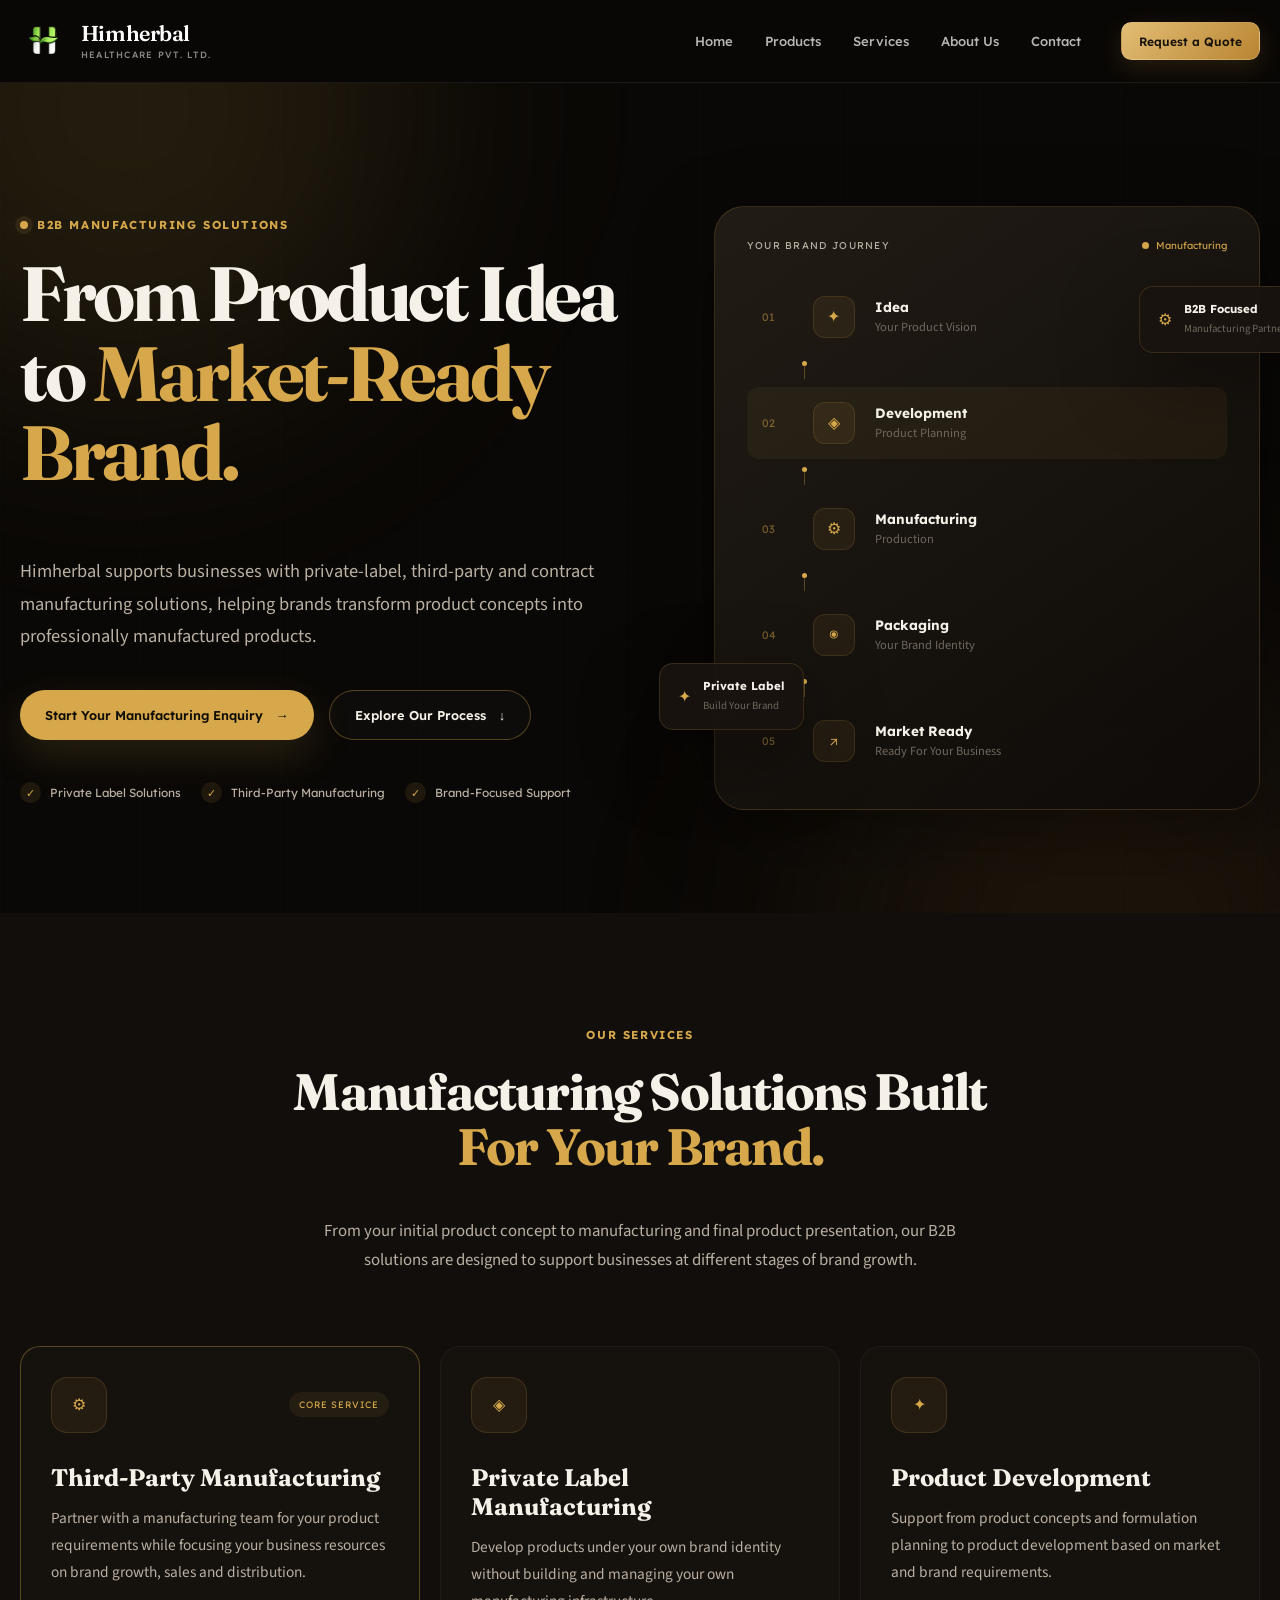
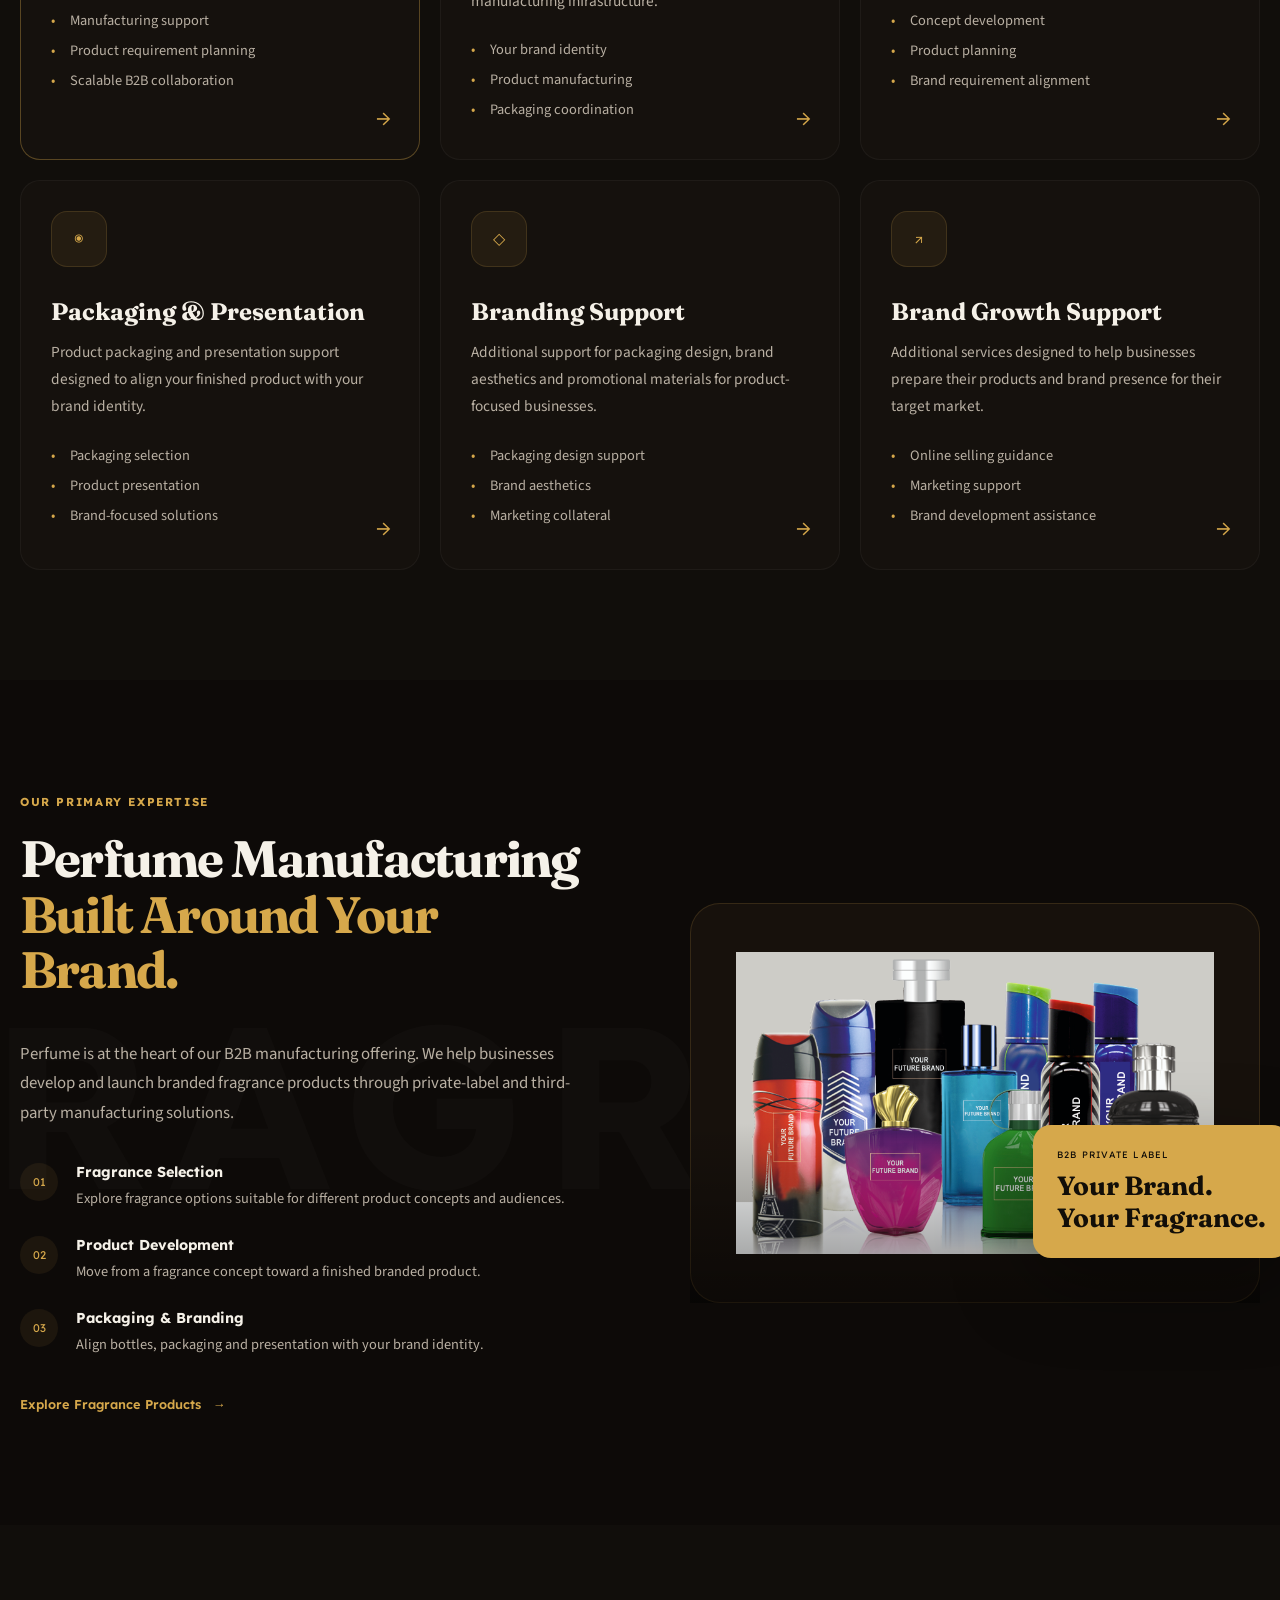
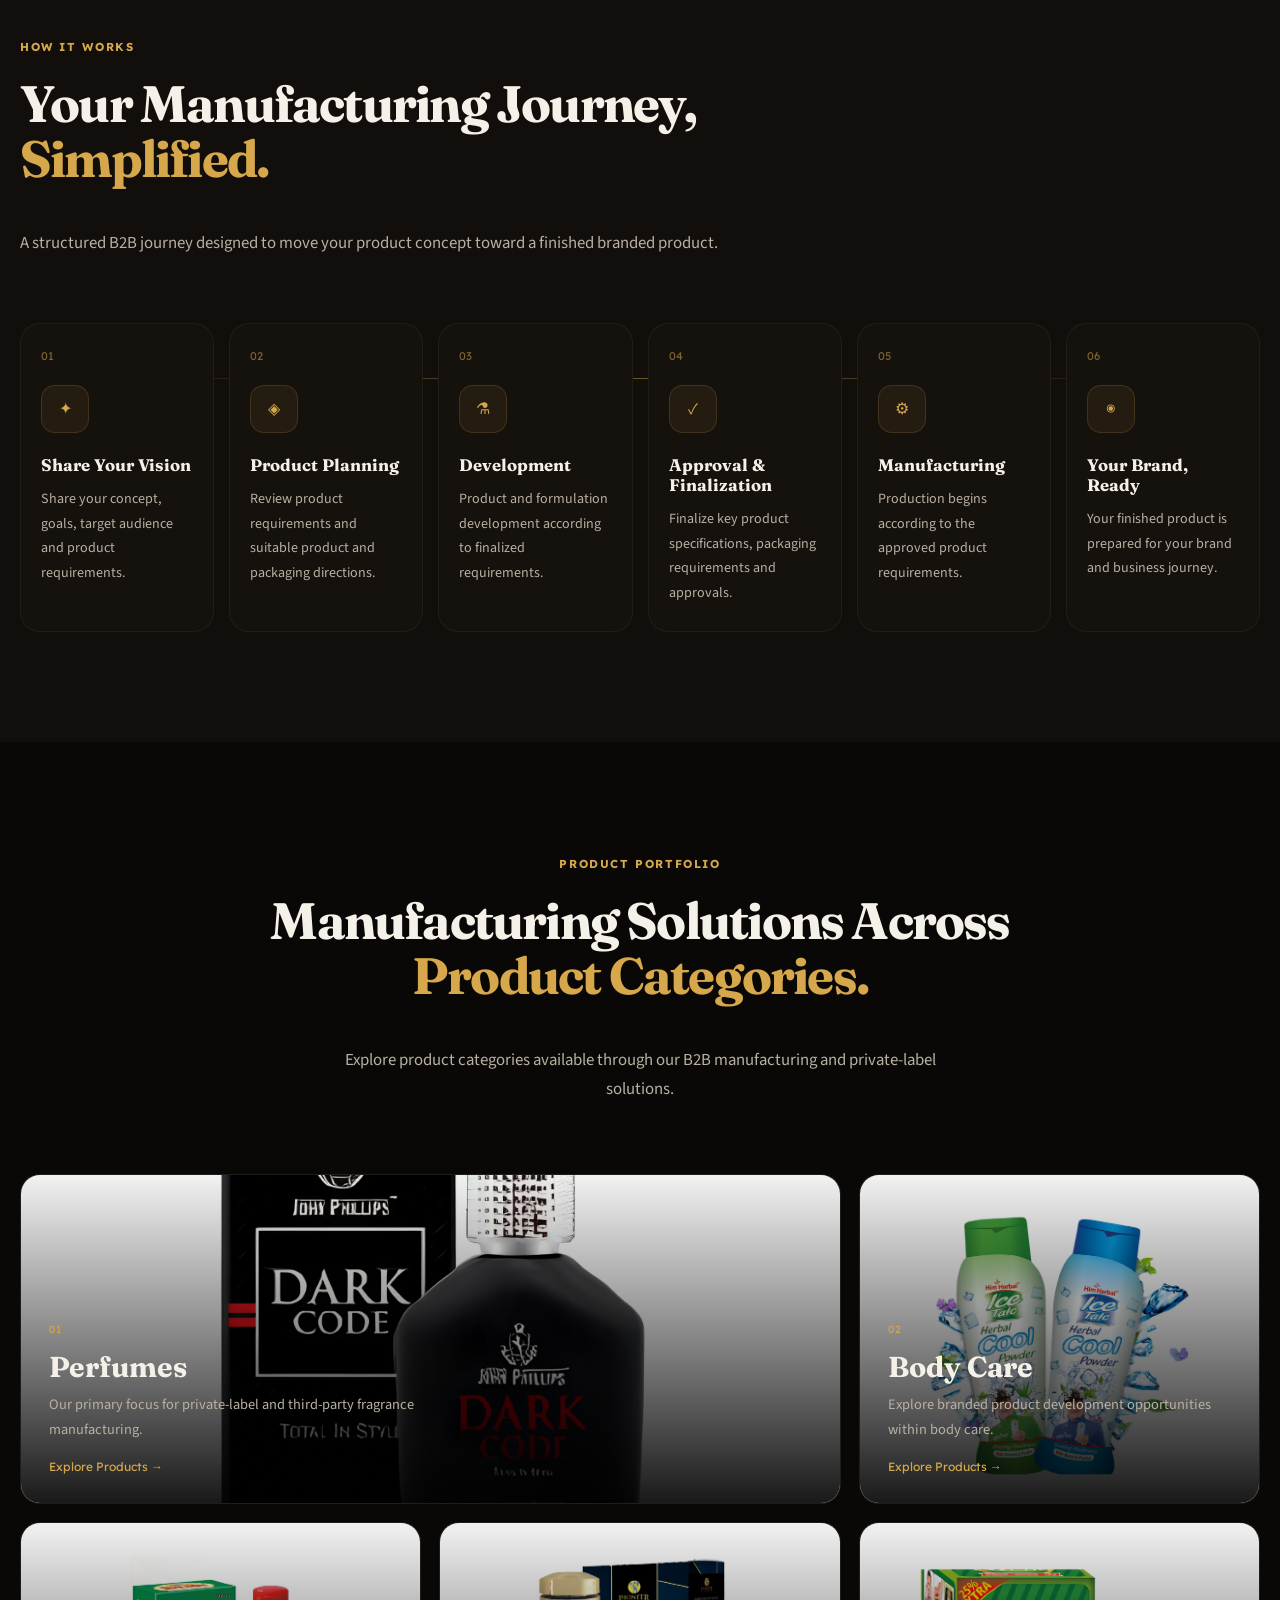
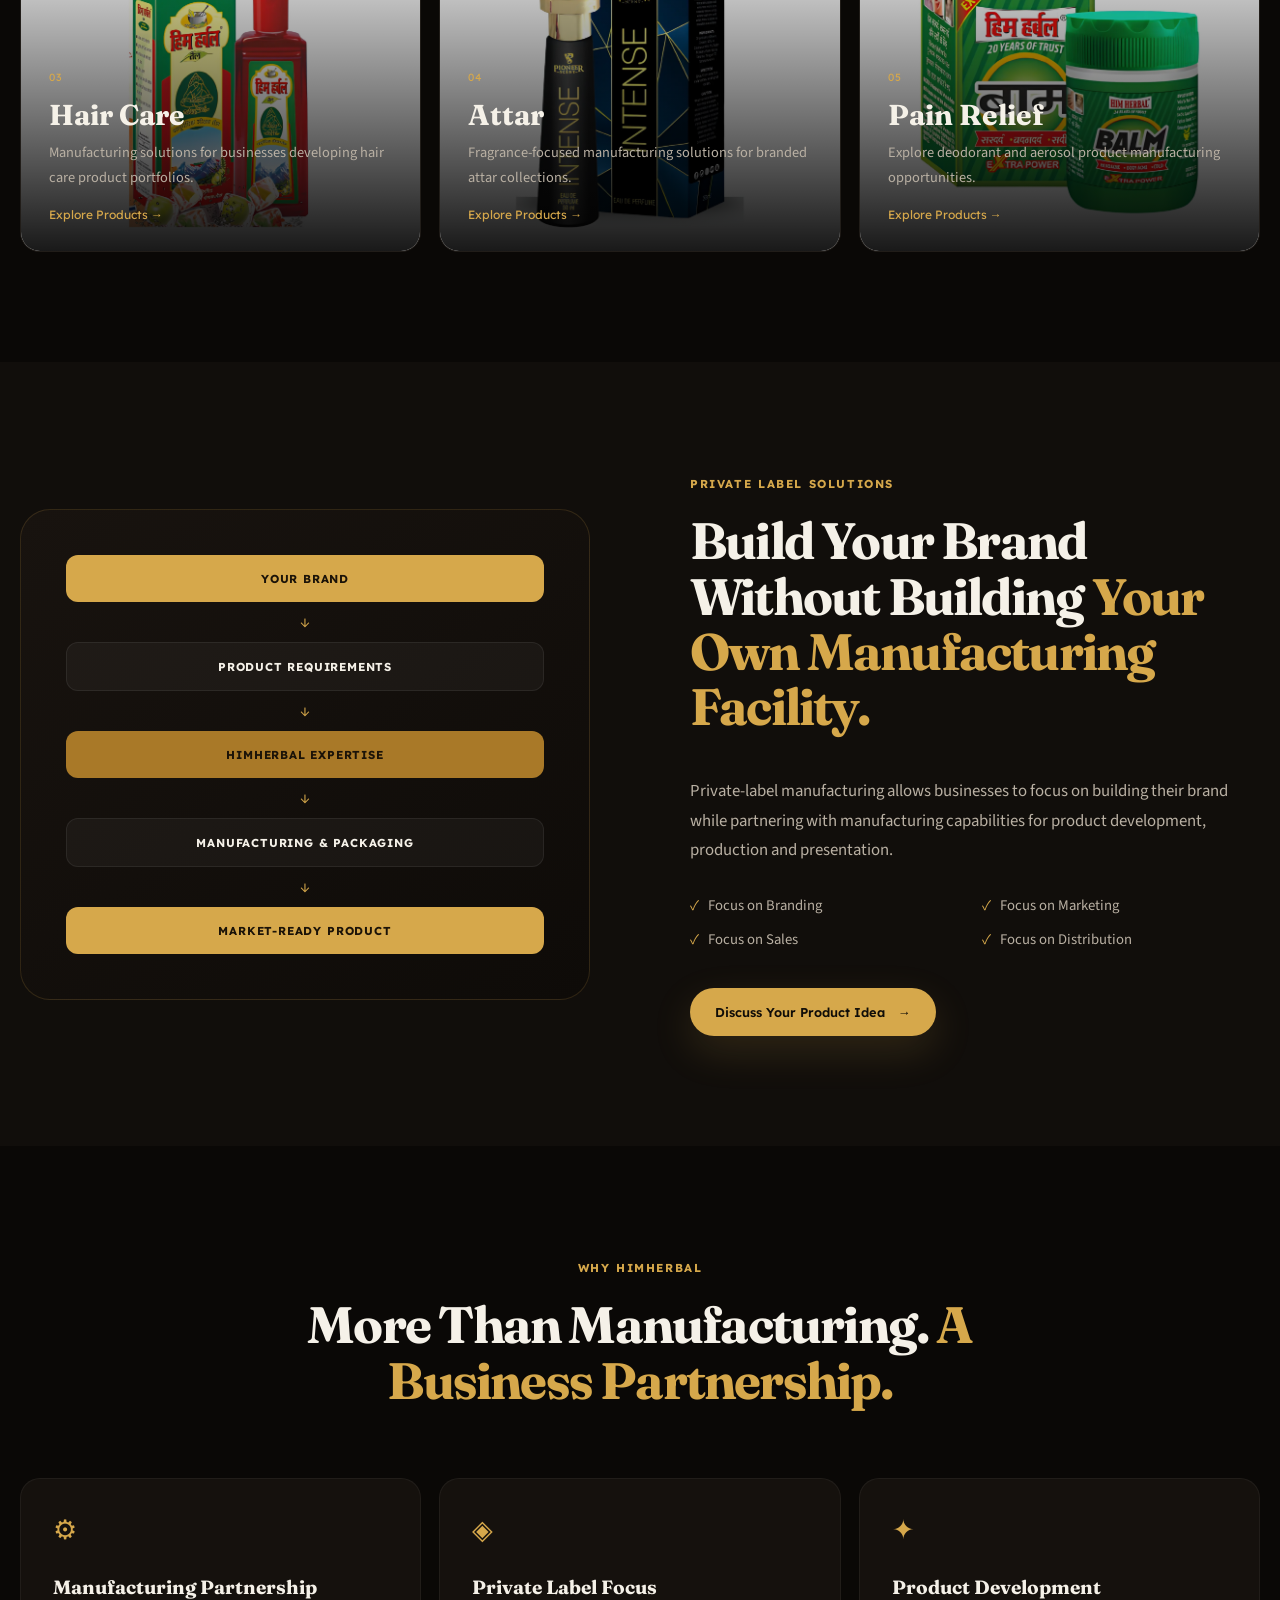
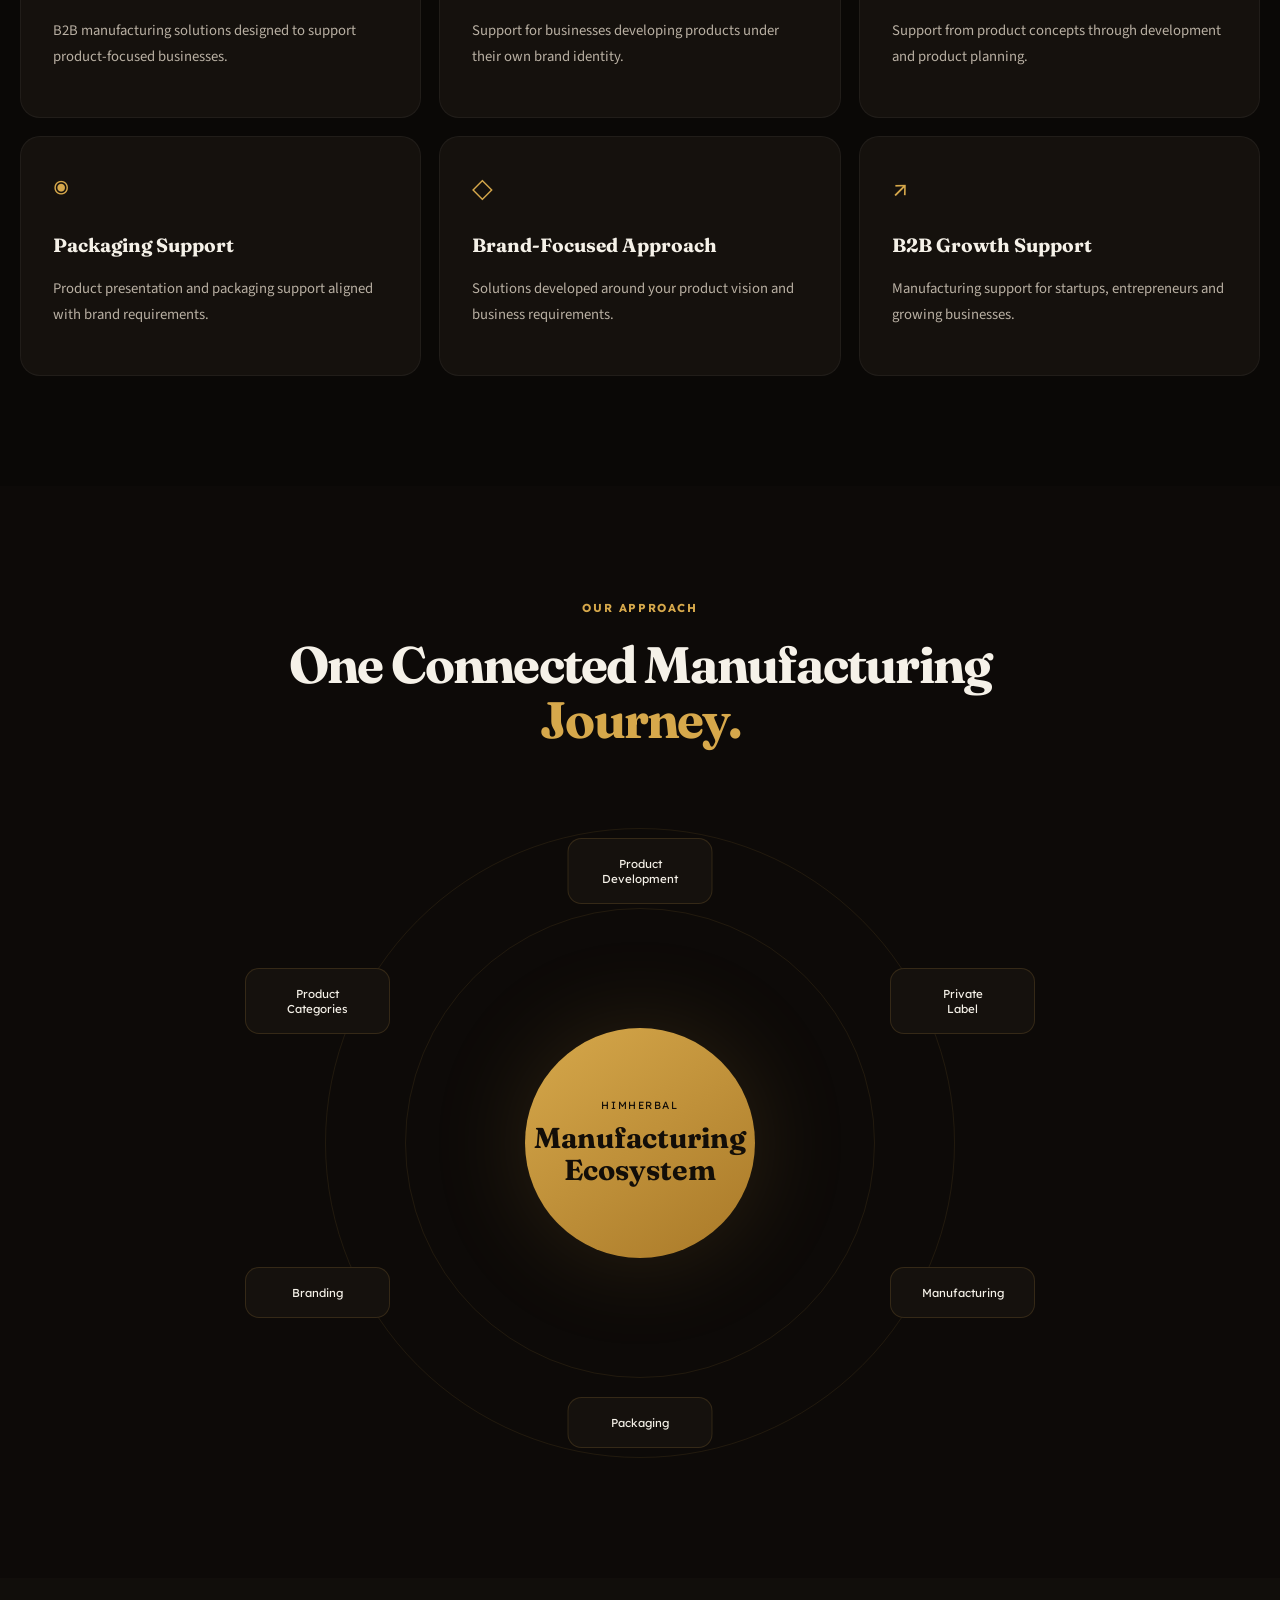
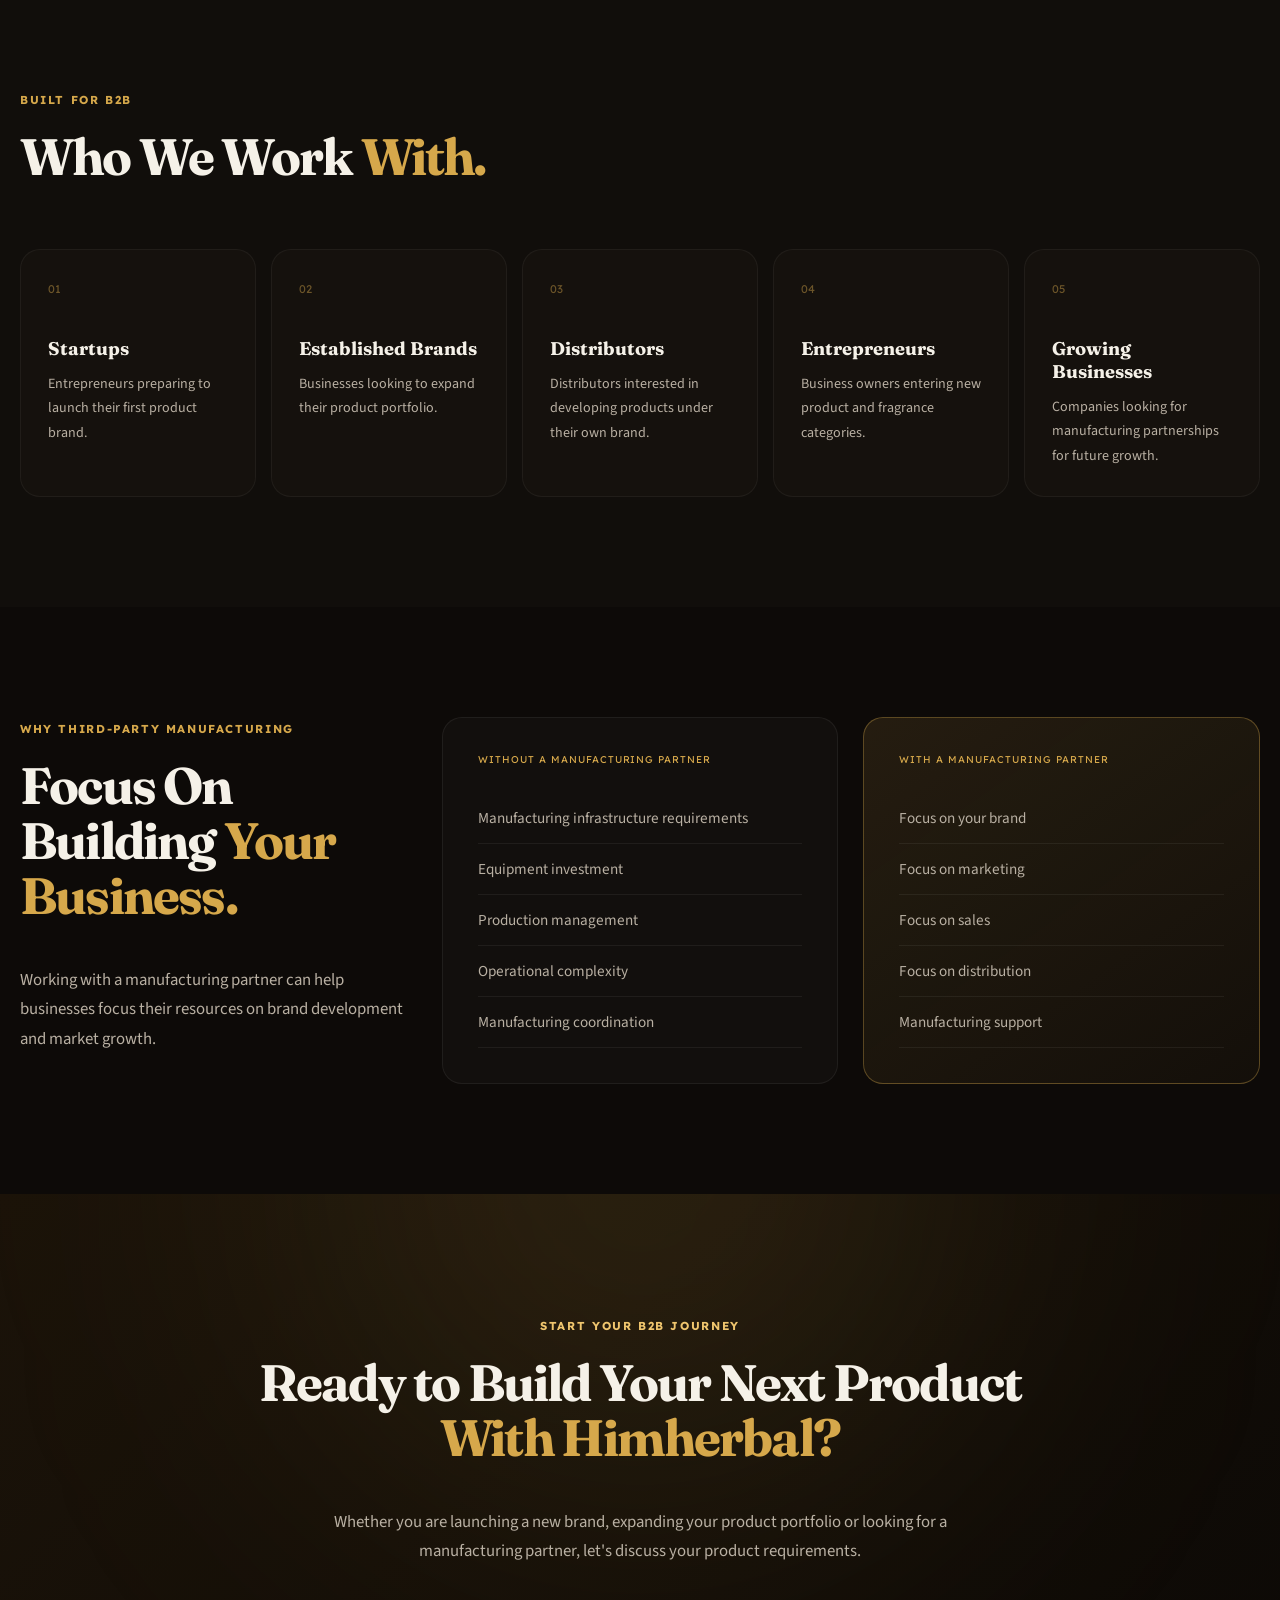
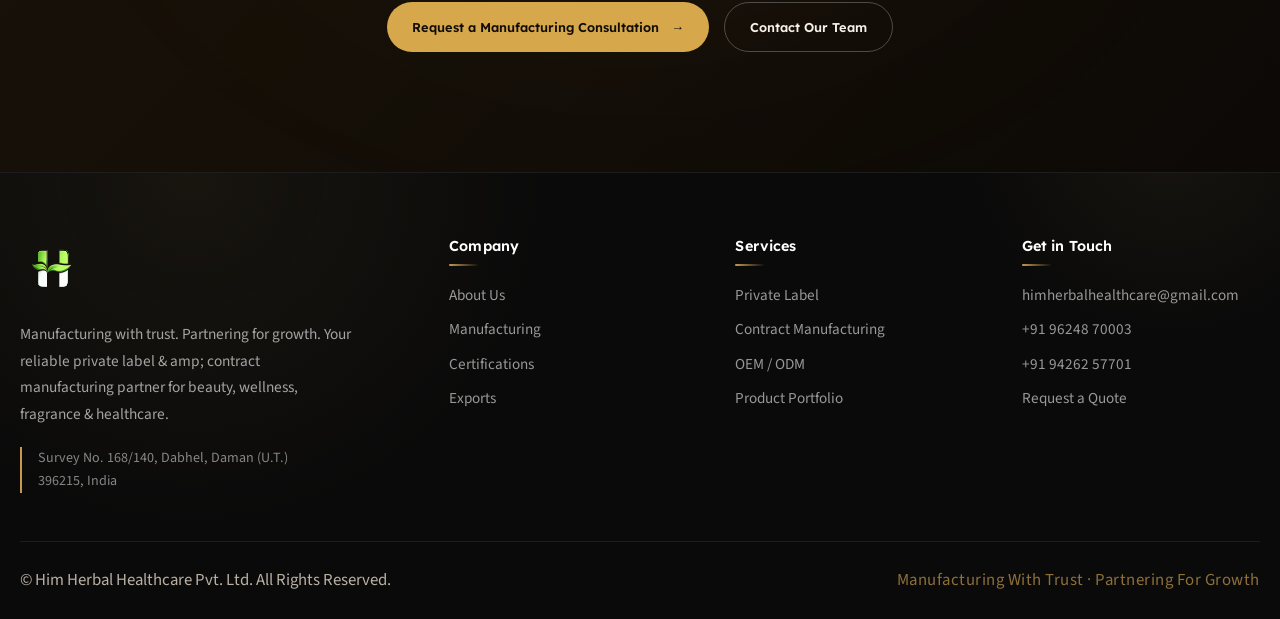
<file: services.html>
<!DOCTYPE html>
<html lang="en">
<head>
  <meta charset="UTF-8" />
  <meta name="viewport" content="width=device-width, initial-scale=1.0" />

  <meta
    name="description"
    content="Himherbal Healthcare Pvt. Ltd. provides B2B private label, third-party and contract manufacturing solutions."
  />

  <title>Services | Himherbal Healthcare Pvt. Ltd.</title>

  <!-- Existing Website Fonts -->
  <link rel="preconnect" href="https://fonts.googleapis.com" />
  <link rel="preconnect" href="https://fonts.gstatic.com" crossorigin />

  <link
    href="https://fonts.googleapis.com/css2?family=Fraunces:opsz,wght@9..144,500;9..144,600;9..144,700&family=Lexend:wght@400;500;600;700&family=Source+Sans+3:wght@400;500;600&display=swap"
    rel="stylesheet"
  />

  <link rel="stylesheet" href="css\services.css" />
</head>

<body>

  <!-- =========================================================
       HEADER
       Replace this section with your existing website header
  ========================================================== -->

 <header class="site-header" id="siteHeader">
      <div class="container header-inner">
        <a
          aria-label="Him Herbal Healthcare Pvt. Ltd. home"
          class="brand"
          href="index.html"
        >
          <img
            src="assets/img/brand-mark.png"
            alt=""
            class="brand-mark"
            width="48"
            height="48"
          />

          <span class="brand-name">
            Himherbal
            <small>Healthcare Pvt. Ltd.</small>
          </span>
        </a>

<!-- Navigation -->
<nav class="main-nav" id="mainNav" aria-label="Primary">
  <ul>
    <ul>
            <li><a href="index.html">Home</a></li>
            <li><a href="products.html">Products</a></li>
            <li><a href="services.html">Services</a></li>
            <li><a href="portfolio.html">About Us</a></li>
            <li><a href="contact.html">Contact</a></li>
          </ul>
</nav>


<!-- CTA -->
<a href="contact.html" class="btn btn-gold btn-sm nav-cta">
  Request a Quote
</a>


<!-- Mobile Menu -->
<button
  class="nav-toggle"
  id="navToggle"
  aria-label="Open menu"
  aria-expanded="false"
  aria-controls="mainNav"
>
  <span></span>
  <span></span>
  <span></span>
</button>
  </div>
</header>

  <!-- =========================================================
       HERO SECTION
  ========================================================== -->

  <main>

    <section class="services-hero">

      <div class="hero-grid-pattern"></div>
      <div class="hero-glow glow-one"></div>
      <div class="hero-glow glow-two"></div>

      <div class="container hero-container">

        <!-- Left Content -->

        <div class="hero-content reveal">

          <span class="section-eyebrow">
            <span class="eyebrow-dot"></span>
            B2B Manufacturing Solutions
          </span>

          <h1>
            From Product Idea to
            <span>Market-Ready Brand.</span>
          </h1>

          <p class="hero-description">
            Himherbal supports businesses with private-label,
            third-party and contract manufacturing solutions,
            helping brands transform product concepts into
            professionally manufactured products.
          </p>

          <div class="hero-actions">

            <a href="contact.html" class="btn btn-primary">
              Start Your Manufacturing Enquiry
              <span>→</span>
            </a>

            <a href="#journey" class="btn btn-secondary">
              Explore Our Process
              <span>↓</span>
            </a>

          </div>


          <!-- Trust Indicators -->

          <div class="hero-points">

            <div class="hero-point">
              <span class="point-icon">✓</span>
              <span>Private Label Solutions</span>
            </div>

            <div class="hero-point">
              <span class="point-icon">✓</span>
              <span>Third-Party Manufacturing</span>
            </div>

            <div class="hero-point">
              <span class="point-icon">✓</span>
              <span>Brand-Focused Support</span>
            </div>

          </div>

        </div>


        <!-- Right Animated Manufacturing Journey -->

        <div class="hero-visual reveal delay-2">

          <div class="visual-card">

            <div class="visual-card-header">
              <span>YOUR BRAND JOURNEY</span>

              <div class="live-indicator">
                <span></span>
                Manufacturing
              </div>
            </div>


            <div class="brand-flow">

              <div class="flow-step">
                <div class="flow-number">01</div>

                <div class="flow-icon">✦</div>

                <div>
                  <strong>Idea</strong>
                  <small>Your Product Vision</small>
                </div>
              </div>


              <div class="flow-line">
                <span></span>
              </div>


              <div class="flow-step active">
                <div class="flow-number">02</div>

                <div class="flow-icon">◈</div>

                <div>
                  <strong>Development</strong>
                  <small>Product Planning</small>
                </div>
              </div>


              <div class="flow-line">
                <span></span>
              </div>


              <div class="flow-step">
                <div class="flow-number">03</div>

                <div class="flow-icon">⚙</div>

                <div>
                  <strong>Manufacturing</strong>
                  <small>Production</small>
                </div>
              </div>


              <div class="flow-line">
                <span></span>
              </div>


              <div class="flow-step">
                <div class="flow-number">04</div>

                <div class="flow-icon">◉</div>

                <div>
                  <strong>Packaging</strong>
                  <small>Your Brand Identity</small>
                </div>
              </div>


              <div class="flow-line">
                <span></span>
              </div>


              <div class="flow-step final">
                <div class="flow-number">05</div>

                <div class="flow-icon">↗</div>

                <div>
                  <strong>Market Ready</strong>
                  <small>Ready For Your Business</small>
                </div>
              </div>

            </div>

          </div>


          <div class="floating-stat stat-one">
            <span class="stat-icon">✦</span>
            <div>
              <strong>Private Label</strong>
              <small>Build Your Brand</small>
            </div>
          </div>


          <div class="floating-stat stat-two">
            <span class="stat-icon">⚙</span>
            <div>
              <strong>B2B Focused</strong>
              <small>Manufacturing Partner</small>
            </div>
          </div>

        </div>

      </div>

    </section>


    <!-- =========================================================
         B2B SERVICES
    ========================================================== -->

    <section class="section services-overview">

      <div class="container">

        <div class="section-header centered reveal">

          <span class="section-eyebrow">
            OUR SERVICES
          </span>

          <h2>
            Manufacturing Solutions Built
            <span>For Your Brand.</span>
          </h2>

          <p>
            From your initial product concept to manufacturing
            and final product presentation, our B2B solutions
            are designed to support businesses at different
            stages of brand growth.
          </p>

        </div>


        <div class="services-grid">

          <!-- Card 01 -->

          <article class="service-card featured-service reveal">

            <div class="service-card-top">

              <div class="service-icon">
                ⚙
              </div>

              <span class="service-tag">
                CORE SERVICE
              </span>

            </div>

            <h3>
              Third-Party Manufacturing
            </h3>

            <p>
              Partner with a manufacturing team for your
              product requirements while focusing your
              business resources on brand growth, sales
              and distribution.
            </p>

            <ul class="service-list">
              <li>Manufacturing support</li>
              <li>Product requirement planning</li>
              <li>Scalable B2B collaboration</li>
            </ul>

            <div class="service-arrow">
              →
            </div>

          </article>


          <!-- Card 02 -->

          <article class="service-card reveal delay-1">

            <div class="service-card-top">

              <div class="service-icon">
                ◈
              </div>

            </div>

            <h3>
              Private Label Manufacturing
            </h3>

            <p>
              Develop products under your own brand identity
              without building and managing your own
              manufacturing infrastructure.
            </p>

            <ul class="service-list">
              <li>Your brand identity</li>
              <li>Product manufacturing</li>
              <li>Packaging coordination</li>
            </ul>

            <div class="service-arrow">
              →
            </div>

          </article>


          <!-- Card 03 -->

          <article class="service-card reveal delay-2">

            <div class="service-card-top">

              <div class="service-icon">
                ✦
              </div>

            </div>

            <h3>
              Product Development
            </h3>

            <p>
              Support from product concepts and formulation
              planning to product development based on
              market and brand requirements.
            </p>

            <ul class="service-list">
              <li>Concept development</li>
              <li>Product planning</li>
              <li>Brand requirement alignment</li>
            </ul>

            <div class="service-arrow">
              →
            </div>

          </article>


          <!-- Card 04 -->

          <article class="service-card reveal delay-1">

            <div class="service-card-top">

              <div class="service-icon">
                ◉
              </div>

            </div>

            <h3>
              Packaging & Presentation
            </h3>

            <p>
              Product packaging and presentation support
              designed to align your finished product
              with your brand identity.
            </p>

            <ul class="service-list">
              <li>Packaging selection</li>
              <li>Product presentation</li>
              <li>Brand-focused solutions</li>
            </ul>

            <div class="service-arrow">
              →
            </div>

          </article>


          <!-- Card 05 -->

          <article class="service-card reveal delay-2">

            <div class="service-card-top">

              <div class="service-icon">
                ◇
              </div>

            </div>

            <h3>
              Branding Support
            </h3>

            <p>
              Additional support for packaging design,
              brand aesthetics and promotional materials
              for product-focused businesses.
            </p>

            <ul class="service-list">
              <li>Packaging design support</li>
              <li>Brand aesthetics</li>
              <li>Marketing collateral</li>
            </ul>

            <div class="service-arrow">
              →
            </div>

          </article>


          <!-- Card 06 -->

          <article class="service-card reveal delay-3">

            <div class="service-card-top">

              <div class="service-icon">
                ↗
              </div>

            </div>

            <h3>
              Brand Growth Support
            </h3>

            <p>
              Additional services designed to help businesses
              prepare their products and brand presence
              for their target market.
            </p>

            <ul class="service-list">
              <li>Online selling guidance</li>
              <li>Marketing support</li>
              <li>Brand development assistance</li>
            </ul>

            <div class="service-arrow">
              →
            </div>

          </article>

        </div>

      </div>

    </section>


    <!-- =========================================================
         PERFUME PRIORITY SECTION
    ========================================================== -->

    <section class="section perfume-focus">

      <div class="perfume-background-text">
        FRAGRANCE
      </div>

      <div class="container perfume-grid">


        <div class="perfume-content reveal">

          <span class="section-eyebrow">
            OUR PRIMARY EXPERTISE
          </span>

          <h2>
            Perfume Manufacturing
            <span>Built Around Your Brand.</span>
          </h2>

          <p>
            Perfume is at the heart of our B2B manufacturing
            offering. We help businesses develop and launch
            branded fragrance products through private-label
            and third-party manufacturing solutions.
          </p>


          <div class="perfume-features">

            <div class="perfume-feature">

              <span>01</span>

              <div>
                <h4>Fragrance Selection</h4>
                <p>
                  Explore fragrance options suitable for
                  different product concepts and audiences.
                </p>
              </div>

            </div>


            <div class="perfume-feature">

              <span>02</span>

              <div>
                <h4>Product Development</h4>
                <p>
                  Move from a fragrance concept toward
                  a finished branded product.
                </p>
              </div>

            </div>


            <div class="perfume-feature">

              <span>03</span>

              <div>
                <h4>Packaging & Branding</h4>
                <p>
                  Align bottles, packaging and presentation
                  with your brand identity.
                </p>
              </div>

            </div>

          </div>


          <a href="products.html" class="text-link">
            Explore Fragrance Products
            <span>→</span>
          </a>

        </div>


        <div class="perfume-visual reveal delay-2">

          <div class="perfume-image-wrapper">

            <!-- Replace image path -->

            <img
              src="images\Brands Personal Other\Private Labeling Services.png"
              alt="Private Label Perfume Manufacturing"
            />

            <div class="perfume-image-overlay"></div>

          </div>


          <div class="perfume-label-card">

            <span class="label-small">
              B2B PRIVATE LABEL
            </span>

            <strong>
              Your Brand.<br />
              Your Fragrance.
            </strong>

          </div>

        </div>


      </div>

    </section>


    <!-- =========================================================
         MANUFACTURING JOURNEY
    ========================================================== -->

    <section class="section journey-section" id="journey">

      <div class="container">

        <div class="section-header reveal">

          <span class="section-eyebrow">
            HOW IT WORKS
          </span>

          <h2>
            Your Manufacturing Journey,
            <span>Simplified.</span>
          </h2>

          <p>
            A structured B2B journey designed to move
            your product concept toward a finished
            branded product.
          </p>

        </div>


        <div class="journey-timeline">


          <div class="journey-line"></div>


          <article class="journey-card reveal">

            <div class="journey-number">
              01
            </div>

            <div class="journey-icon">
              ✦
            </div>

            <h3>
              Share Your Vision
            </h3>

            <p>
              Share your concept, goals, target audience
              and product requirements.
            </p>

          </article>


          <article class="journey-card reveal delay-1">

            <div class="journey-number">
              02
            </div>

            <div class="journey-icon">
              ◈
            </div>

            <h3>
              Product Planning
            </h3>

            <p>
              Review product requirements and suitable
              product and packaging directions.
            </p>

          </article>


          <article class="journey-card reveal delay-2">

            <div class="journey-number">
              03
            </div>

            <div class="journey-icon">
              ⚗
            </div>

            <h3>
              Development
            </h3>

            <p>
              Product and formulation development
              according to finalized requirements.
            </p>

          </article>


          <article class="journey-card reveal delay-1">

            <div class="journey-number">
              04
            </div>

            <div class="journey-icon">
              ✓
            </div>

            <h3>
              Approval & Finalization
            </h3>

            <p>
              Finalize key product specifications,
              packaging requirements and approvals.
            </p>

          </article>


          <article class="journey-card reveal delay-2">

            <div class="journey-number">
              05
            </div>

            <div class="journey-icon">
              ⚙
            </div>

            <h3>
              Manufacturing
            </h3>

            <p>
              Production begins according to the
              approved product requirements.
            </p>

          </article>


          <article class="journey-card reveal delay-3">

            <div class="journey-number">
              06
            </div>

            <div class="journey-icon">
              ◉
            </div>

            <h3>
              Your Brand, Ready
            </h3>

            <p>
              Your finished product is prepared for
              your brand and business journey.
            </p>

          </article>


        </div>

      </div>

    </section>


    <!-- =========================================================
         PRODUCT CATEGORIES
    ========================================================== -->

    <section class="section categories-section">

      <div class="container">

        <div class="section-header centered reveal">

          <span class="section-eyebrow">
            PRODUCT PORTFOLIO
          </span>

          <h2>
            Manufacturing Solutions Across
            <span>Product Categories.</span>
          </h2>

          <p>
            Explore product categories available through
            our B2B manufacturing and private-label solutions.
          </p>

        </div>


        <div class="categories-grid">


          <!-- Perfume -->

          <a href="products.html" class="category-card category-large reveal">

            <img
              src="images\Perfumes\26.png"
              alt="Perfume Manufacturing"
            />

            <div class="category-overlay"></div>

            <div class="category-content">

              <span class="category-number">
                01
              </span>

              <h3>
                Perfumes
              </h3>

              <p>
                Our primary focus for private-label and
                third-party fragrance manufacturing.
              </p>

              <span class="category-link">
                Explore Products →
              </span>

            </div>

          </a>


          <!-- Body Care -->

          <a href="products.html" class="category-card reveal delay-1">

            <img
              src="images\Body care\35.png"
              alt="Body Care Products"
            />

            <div class="category-overlay"></div>

            <div class="category-content">

              <span class="category-number">
                02
              </span>

              <h3>
                Body Care
              </h3>

              <p>
                Explore branded product development
                opportunities within body care.
              </p>

              <span class="category-link">
                Explore Products →
              </span>

            </div>

          </a>


          <!-- Hair Care -->

          <a href="products.html" class="category-card reveal delay-2">

            <img
              src="images\Hair Care\39.png"
              alt="Hair Care Products"
            />

            <div class="category-overlay"></div>

            <div class="category-content">

              <span class="category-number">
                03
              </span>

              <h3>
                Hair Care
              </h3>

              <p>
                Manufacturing solutions for businesses
                developing hair care product portfolios.
              </p>

              <span class="category-link">
                Explore Products →
              </span>

            </div>

          </a>


          <!-- Attar -->

          <a href="products.html" class="category-card reveal delay-3">

            <img
              src="images\Attar\46.png"
              alt="Attar Manufacturing"
            />

            <div class="category-overlay"></div>

            <div class="category-content">

              <span class="category-number">
                04
              </span>

              <h3>
                Attar
              </h3>

              <p>
                Fragrance-focused manufacturing solutions
                for branded attar collections.
              </p>

              <span class="category-link">
                Explore Products →
              </span>

            </div>

          </a>


          <!-- Deodorant -->

          <a href="products.html" class="category-card reveal delay-1">

            <img
              src="images\Body care\37.png"
              alt="Manufacturing"
            />

            <div class="category-overlay"></div>

            <div class="category-content">

              <span class="category-number">
                05
              </span>

              <h3>
                Pain Relief
              </h3>

              <p>
                Explore deodorant and aerosol product
                manufacturing opportunities.
              </p>

              <span class="category-link">
                Explore Products →
              </span>

            </div>

          </a>


          <!-- Gift Packs -->

        


        </div>

      </div>

    </section>


    <!-- =========================================================
         PRIVATE LABEL SECTION
    ========================================================== -->

    <section class="section private-label-section">

      <div class="container">

        <div class="private-label-grid">


          <div class="private-label-visual reveal">

            <div class="brand-journey-box">

              <div class="brand-node">
                YOUR BRAND
              </div>

              <div class="brand-connector">↓</div>

              <div class="brand-node secondary">
                PRODUCT REQUIREMENTS
              </div>

              <div class="brand-connector">↓</div>

              <div class="brand-node accent">
                HIMHERBAL EXPERTISE
              </div>

              <div class="brand-connector">↓</div>

              <div class="brand-node secondary">
                MANUFACTURING & PACKAGING
              </div>

              <div class="brand-connector">↓</div>

              <div class="brand-node">
                MARKET-READY PRODUCT
              </div>

            </div>

          </div>


          <div class="private-label-content reveal delay-2">

            <span class="section-eyebrow">
              PRIVATE LABEL SOLUTIONS
            </span>

            <h2>
              Build Your Brand Without Building
              <span>Your Own Manufacturing Facility.</span>
            </h2>

            <p>
              Private-label manufacturing allows businesses
              to focus on building their brand while partnering
              with manufacturing capabilities for product
              development, production and presentation.
            </p>


            <div class="focus-list">

              <div>
                <span>✓</span>
                Focus on Branding
              </div>

              <div>
                <span>✓</span>
                Focus on Marketing
              </div>

              <div>
                <span>✓</span>
                Focus on Sales
              </div>

              <div>
                <span>✓</span>
                Focus on Distribution
              </div>

            </div>


            <a href="contact.html" class="btn btn-primary">
              Discuss Your Product Idea
              <span>→</span>
            </a>

          </div>


        </div>

      </div>

    </section>


    <!-- =========================================================
         WHY CHOOSE US
    ========================================================== -->

    <section class="section why-section">

      <div class="container">

        <div class="section-header centered reveal">

          <span class="section-eyebrow">
            WHY HIMHERBAL
          </span>

          <h2>
            More Than Manufacturing.
            <span>A Business Partnership.</span>
          </h2>

        </div>


        <div class="why-grid">


          <article class="why-card reveal">

            <div class="why-icon">⚙</div>

            <h3>
              Manufacturing Partnership
            </h3>

            <p>
              B2B manufacturing solutions designed to
              support product-focused businesses.
            </p>

          </article>


          <article class="why-card reveal delay-1">

            <div class="why-icon">◈</div>

            <h3>
              Private Label Focus
            </h3>

            <p>
              Support for businesses developing products
              under their own brand identity.
            </p>

          </article>


          <article class="why-card reveal delay-2">

            <div class="why-icon">✦</div>

            <h3>
              Product Development
            </h3>

            <p>
              Support from product concepts through
              development and product planning.
            </p>

          </article>


          <article class="why-card reveal">

            <div class="why-icon">◉</div>

            <h3>
              Packaging Support
            </h3>

            <p>
              Product presentation and packaging support
              aligned with brand requirements.
            </p>

          </article>


          <article class="why-card reveal delay-1">

            <div class="why-icon">◇</div>

            <h3>
              Brand-Focused Approach
            </h3>

            <p>
              Solutions developed around your product
              vision and business requirements.
            </p>

          </article>


          <article class="why-card reveal delay-2">

            <div class="why-icon">↗</div>

            <h3>
              B2B Growth Support
            </h3>

            <p>
              Manufacturing support for startups,
              entrepreneurs and growing businesses.
            </p>

          </article>

        </div>

      </div>

    </section>


    <!-- =========================================================
         MANUFACTURING ECOSYSTEM
    ========================================================== -->

    <section class="section ecosystem-section">

      <div class="container">

        <div class="section-header centered reveal">

          <span class="section-eyebrow">
            OUR APPROACH
          </span>

          <h2>
            One Connected Manufacturing
            <span>Journey.</span>
          </h2>

        </div>


        <div class="ecosystem-map reveal">

          <div class="ecosystem-center">

            <span>HIMHERBAL</span>

            <strong>
              Manufacturing<br />
              Ecosystem
            </strong>

          </div>


          <div class="ecosystem-node node-one">
            Product<br />Development
          </div>

          <div class="ecosystem-node node-two">
            Private<br />Label
          </div>

          <div class="ecosystem-node node-three">
            Manufacturing
          </div>

          <div class="ecosystem-node node-four">
            Packaging
          </div>

          <div class="ecosystem-node node-five">
            Branding
          </div>

          <div class="ecosystem-node node-six">
            Product<br />Categories
          </div>


          <span class="orbit orbit-one"></span>
          <span class="orbit orbit-two"></span>

        </div>

      </div>

    </section>


    <!-- =========================================================
         WHO WE WORK WITH
    ========================================================== -->

    <section class="section audience-section">

      <div class="container">

        <div class="section-header reveal">

          <span class="section-eyebrow">
            BUILT FOR B2B
          </span>

          <h2>
            Who We Work
            <span>With.</span>
          </h2>

        </div>


        <div class="audience-grid">


          <article class="audience-card reveal">

            <span class="audience-number">01</span>

            <h3>Startups</h3>

            <p>
              Entrepreneurs preparing to launch their
              first product brand.
            </p>

          </article>


          <article class="audience-card reveal delay-1">

            <span class="audience-number">02</span>

            <h3>Established Brands</h3>

            <p>
              Businesses looking to expand their
              product portfolio.
            </p>

          </article>


          <article class="audience-card reveal delay-2">

            <span class="audience-number">03</span>

            <h3>Distributors</h3>

            <p>
              Distributors interested in developing
              products under their own brand.
            </p>

          </article>


          <article class="audience-card reveal delay-3">

            <span class="audience-number">04</span>

            <h3>Entrepreneurs</h3>

            <p>
              Business owners entering new product
              and fragrance categories.
            </p>

          </article>


          <article class="audience-card reveal">

            <span class="audience-number">05</span>

            <h3>Growing Businesses</h3>

            <p>
              Companies looking for manufacturing
              partnerships for future growth.
            </p>

          </article>

        </div>

      </div>

    </section>


    <!-- =========================================================
         THIRD PARTY MANUFACTURING BENEFITS
    ========================================================== -->

    <section class="section comparison-section">

      <div class="container">

        <div class="comparison-grid">


          <div class="comparison-intro reveal">

            <span class="section-eyebrow">
              WHY THIRD-PARTY MANUFACTURING
            </span>

            <h2>
              Focus On Building
              <span>Your Business.</span>
            </h2>

            <p>
              Working with a manufacturing partner can
              help businesses focus their resources on
              brand development and market growth.
            </p>

          </div>


          <div class="comparison-card without reveal delay-1">

            <span class="comparison-label">
              WITHOUT A MANUFACTURING PARTNER
            </span>

            <ul>
              <li>Manufacturing infrastructure requirements</li>
              <li>Equipment investment</li>
              <li>Production management</li>
              <li>Operational complexity</li>
              <li>Manufacturing coordination</li>
            </ul>

          </div>


          <div class="comparison-card with reveal delay-2">

            <span class="comparison-label">
              WITH A MANUFACTURING PARTNER
            </span>

            <ul>
              <li>Focus on your brand</li>
              <li>Focus on marketing</li>
              <li>Focus on sales</li>
              <li>Focus on distribution</li>
              <li>Manufacturing support</li>
            </ul>

          </div>


        </div>

      </div>

    </section>


    <!-- =========================================================
         FINAL CTA
    ========================================================== -->

    <section class="final-cta">

      <div class="cta-glow"></div>

      <div class="container">

        <div class="cta-content reveal">

          <span class="section-eyebrow light">
            START YOUR B2B JOURNEY
          </span>

          <h2>
            Ready to Build Your Next Product
            <span>With Himherbal?</span>
          </h2>

          <p>
            Whether you are launching a new brand,
            expanding your product portfolio or looking
            for a manufacturing partner, let's discuss
            your product requirements.
          </p>


          <div class="cta-actions">

            <a href="contact.html" class="btn btn-light">
              Request a Manufacturing Consultation
              <span>→</span>
            </a>

            <a href="contact.html" class="btn btn-outline-light">
              Contact Our Team
            </a>

          </div>

        </div>

      </div>

    </section>

  </main>


  <!-- =========================================================
       FOOTER
       Replace with your existing website footer
  ========================================================== -->

  <footer class="site-footer">
    <div class="container footer-grid">
      <div class="footer-brand">
        <!-- LOGO IMAGE PLACEHOLDER
             Replace logo.png with the official company logo file. -->
        <img src="assets/img/brand-mark.png" alt="Him Herbal Healthcare Pvt. Ltd." class="footer-logo" width="547" height="132">
        <p>Manufacturing with trust. Partnering for growth. Your reliable private label & amp; contract manufacturing partner for beauty, wellness, fragrance &amp; healthcare.</p>
        <p class="footer-addr">Survey No. 168/140, Dabhel, Daman (U.T.) 396215, India</p>
      </div>
      <div class="footer-col">
        <h3>Company</h3>
        <ul><li><a href="about.html">About Us</a></li><li><a href="infrastructure.html">Manufacturing</a></li><li><a href="infrastructure.html#certifications">Certifications</a></li><li><a href="infrastructure.html#global">Exports</a></li></ul>
      </div>
      <div class="footer-col">
        <h3>Services</h3>
        <ul><li><a href="services.html">Private Label</a></li><li><a href="services.html">Contract Manufacturing</a></li><li><a href="services.html">OEM / ODM</a></li><li><a href="products.html">Product Portfolio</a></li></ul>
      </div>
      <div class="footer-col">
        <h3>Get in Touch</h3>
        <ul><li><a href="mailto:himherbalhealthcare@gmail.com">himherbalhealthcare@gmail.com</a></li><li><a href="tel:+919624870003">+91 96248 70003</a></li><li><a href="tel:+919426257701">+91 94262 57701</a></li><li><a href="contact.html">Request a Quote</a></li></ul>
      </div>
    </div>
    <div class="container footer-bottom">
      <p>© <span id="year"></span> Him Herbal Healthcare Pvt. Ltd. All Rights Reserved.</p>
      <p>Manufacturing With Trust · Partnering For Growth</p>
    </div>
  </footer>


  <!-- =========================================================
       SCROLL REVEAL SCRIPT
  ========================================================== -->

  <script>

    const revealElements =
      document.querySelectorAll(".reveal");

    const observer =
      new IntersectionObserver(
        (entries) => {

          entries.forEach((entry) => {

            if (entry.isIntersecting) {

              entry.target.classList.add("visible");

              observer.unobserve(entry.target);

            }

          });

        },
        {
          threshold: 0.12
        }
      );


    revealElements.forEach((element) => {

      observer.observe(element);

    });

  </script>

</body>
</html>
</file>
